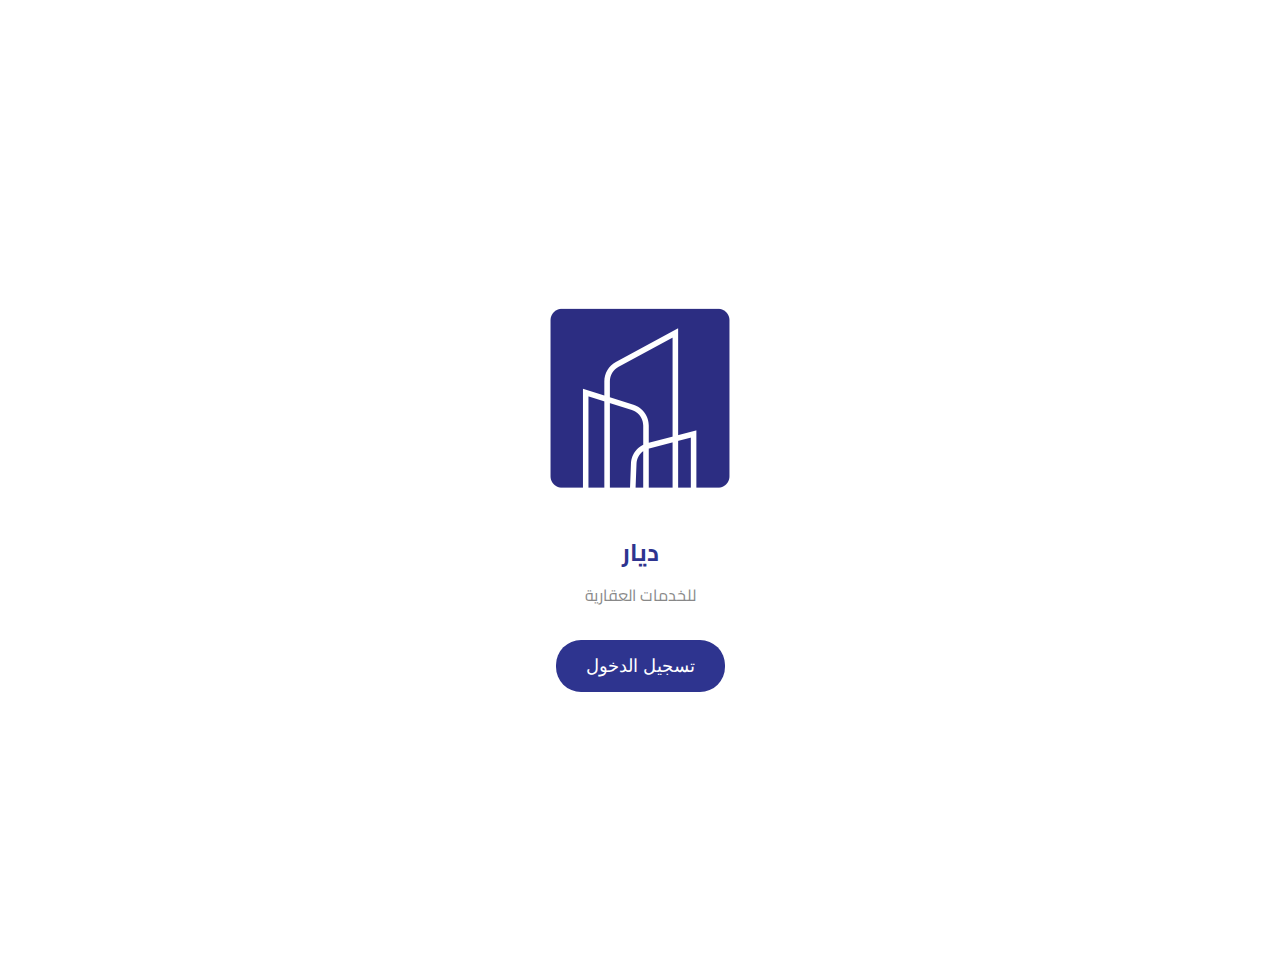
<file: index.html>
<!DOCTYPE html>
<html lang="ar" dir="rtl">
<head>
  <meta charset="UTF-8">
  <meta name="viewport" content="width=device-width, initial-scale=1.0">
  <link rel="stylesheet" href="style.css">
  <title>ديار للخدمات العقارية</title>
  
 
</head>
<body>

 
  <img src="logo.png" alt="شعار " class="logo">


  <div class="company-name">ديار</div>
  <div class="sub-title">للخدمات العقارية</div>

 
  <button class="btn" onclick="goToLogin()">تسجيل الدخول</button>

  <script>
    function goToLogin() {
      window.location.href = "login.html"; 
    }
  </script>

</body>
</html>
</file>
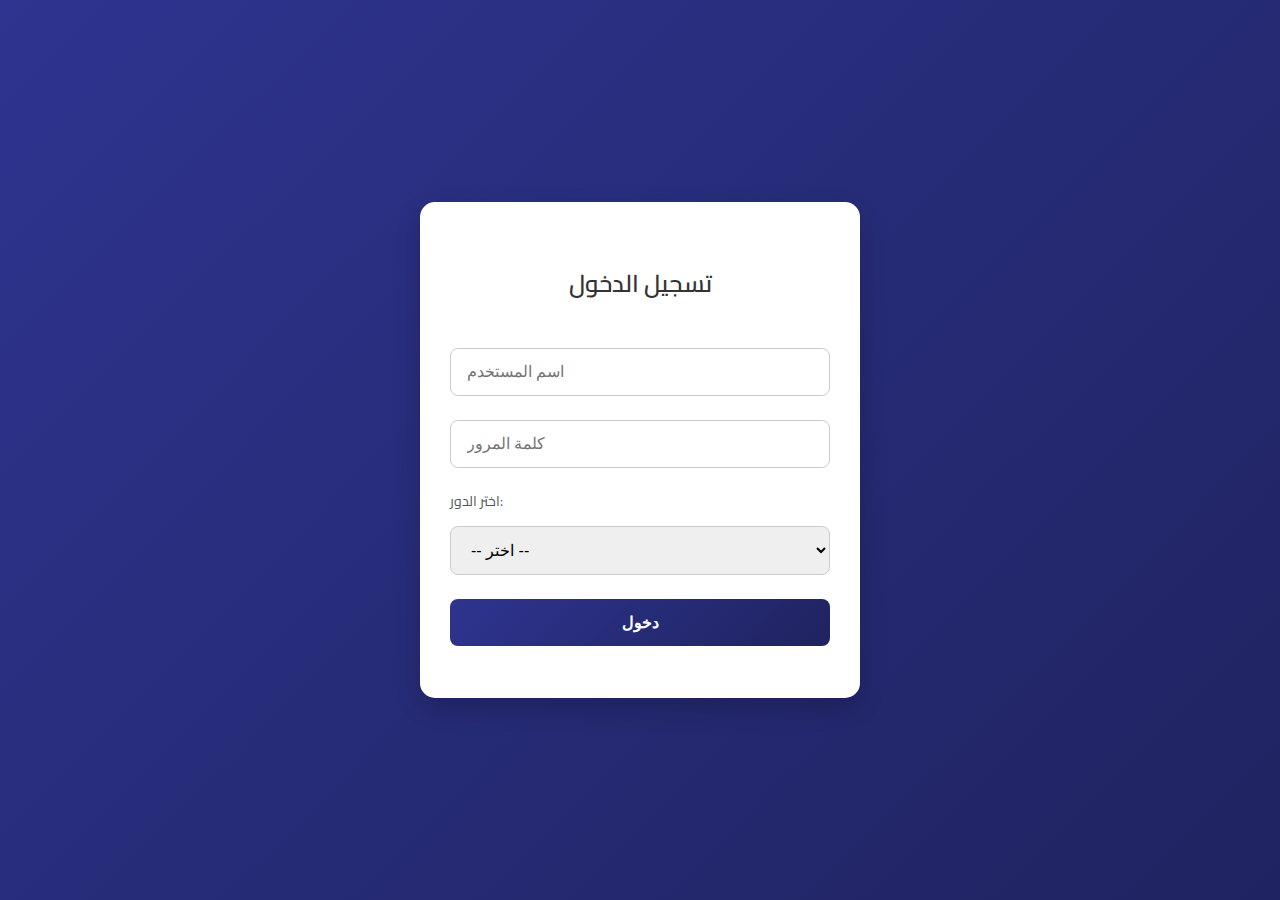
<file: login.html>
<!DOCTYPE html>
<html lang="ar">
<head>
  <meta charset="UTF-8">
  <meta name="viewport" content="width=device-width, initial-scale=1.0">
  <title>تسجيل الدخول</title>
  
  <link rel="stylesheet" href="login.css">
</head>
<body>

  <div class="login-container">
    <h2>تسجيل الدخول</h2>
    <form id="loginForm">
      <input type="text" id="username" placeholder="اسم المستخدم" required>
      <input type="password" id="password" placeholder="كلمة المرور" required>

      <div class="role">اختر الدور:</div>
      <select id="role" required>
        <option value="">-- اختر --</option>
        <option value="tenant">مستأجر</option>
        <option value="owner">مالك</option>
        <option value="payment">مسؤول مدفوعات</option>
        <option value="maintenance">صيانة وفنيين</option>
      </select>

      <button type="submit">دخول</button>
    </form>
  </div>

  
  <script src="login_script.js"></script>
</body>
</html>
</file>
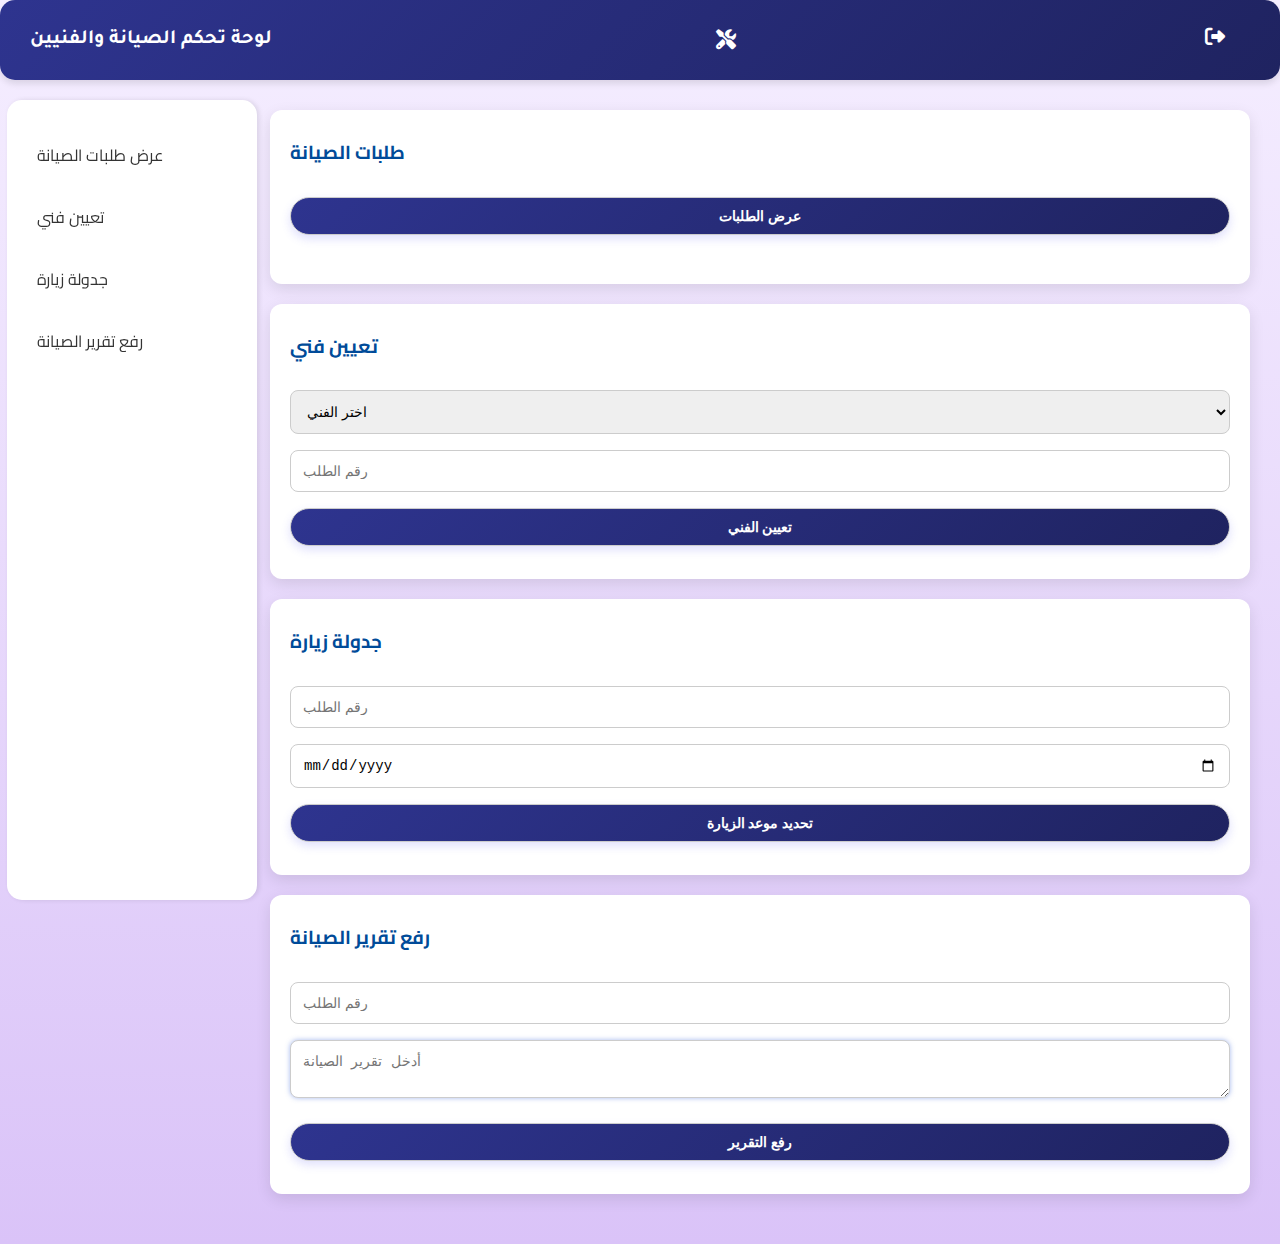
<file: maintenance_dashboard.html>
<!DOCTYPE html>
<html lang="ar">
<head>
  <meta charset="UTF-8">
  <meta name="viewport" content="width=device-width, initial-scale=1.0">
  <title>لوحة تحكم الصيانة والفنيين</title>
  <link rel="stylesheet" href="maintenance_style.css">
    <link rel="stylesheet" href="https://cdnjs.cloudflare.com/ajax/libs/font-awesome/6.4.0/css/all.min.css">
</head>
<body>

<div class="header">
  لوحة تحكم الصيانة والفنيين<i class="fas fa-tools"></i>
  <a href="index.html" onclick="logout()"> <i class="fas fa-sign-out-alt"></i></a>
</div>

<div class="sidebar">
  <a href="#view-requests">عرض طلبات الصيانة</a>
  <a href="#assign-technician">تعيين فني</a>
  <a href="#schedule-visit">جدولة زيارة</a>
  <a href="#upload-report">رفع تقرير الصيانة</a>
</div>

<div class="main-content">

  <div class="card" id="view-requests">
    <h3>طلبات الصيانة</h3>
    <button onclick="showRequests()">عرض الطلبات</button>
    <div id="requestsList"></div>
  </div>

  <div class="card" id="assign-technician">
    <h3>تعيين فني</h3>
    <select id="technicianSelect">
      <option value="">اختر الفني</option>
      <option value="فني 1">فني 1</option>
      <option value="فني 2">فني 2</option>
    </select>
    <input type="number" id="assignRequestId" placeholder="رقم الطلب">
    <button onclick="assignTechnician()">تعيين الفني</button>
  </div>

  <div class="card" id="schedule-visit">
    <h3>جدولة زيارة</h3>
    <input type="number" id="visitRequestId" placeholder="رقم الطلب">
    <input type="date" id="visitDate">
    <button onclick="scheduleVisit()">تحديد موعد الزيارة</button>
  </div>

  <div class="card" id="upload-report">
    <h3>رفع تقرير الصيانة</h3>
    <input type="number" id="reportRequestId" placeholder="رقم الطلب">
    <textarea id="reportText" placeholder="أدخل تقرير الصيانة"></textarea>
    <button onclick="uploadReport()">رفع التقرير</button>
    <div id="reportList"></div>
  </div>

</div>

<script src="maintenance_script.js"></script>
</body>
</html>
</file>
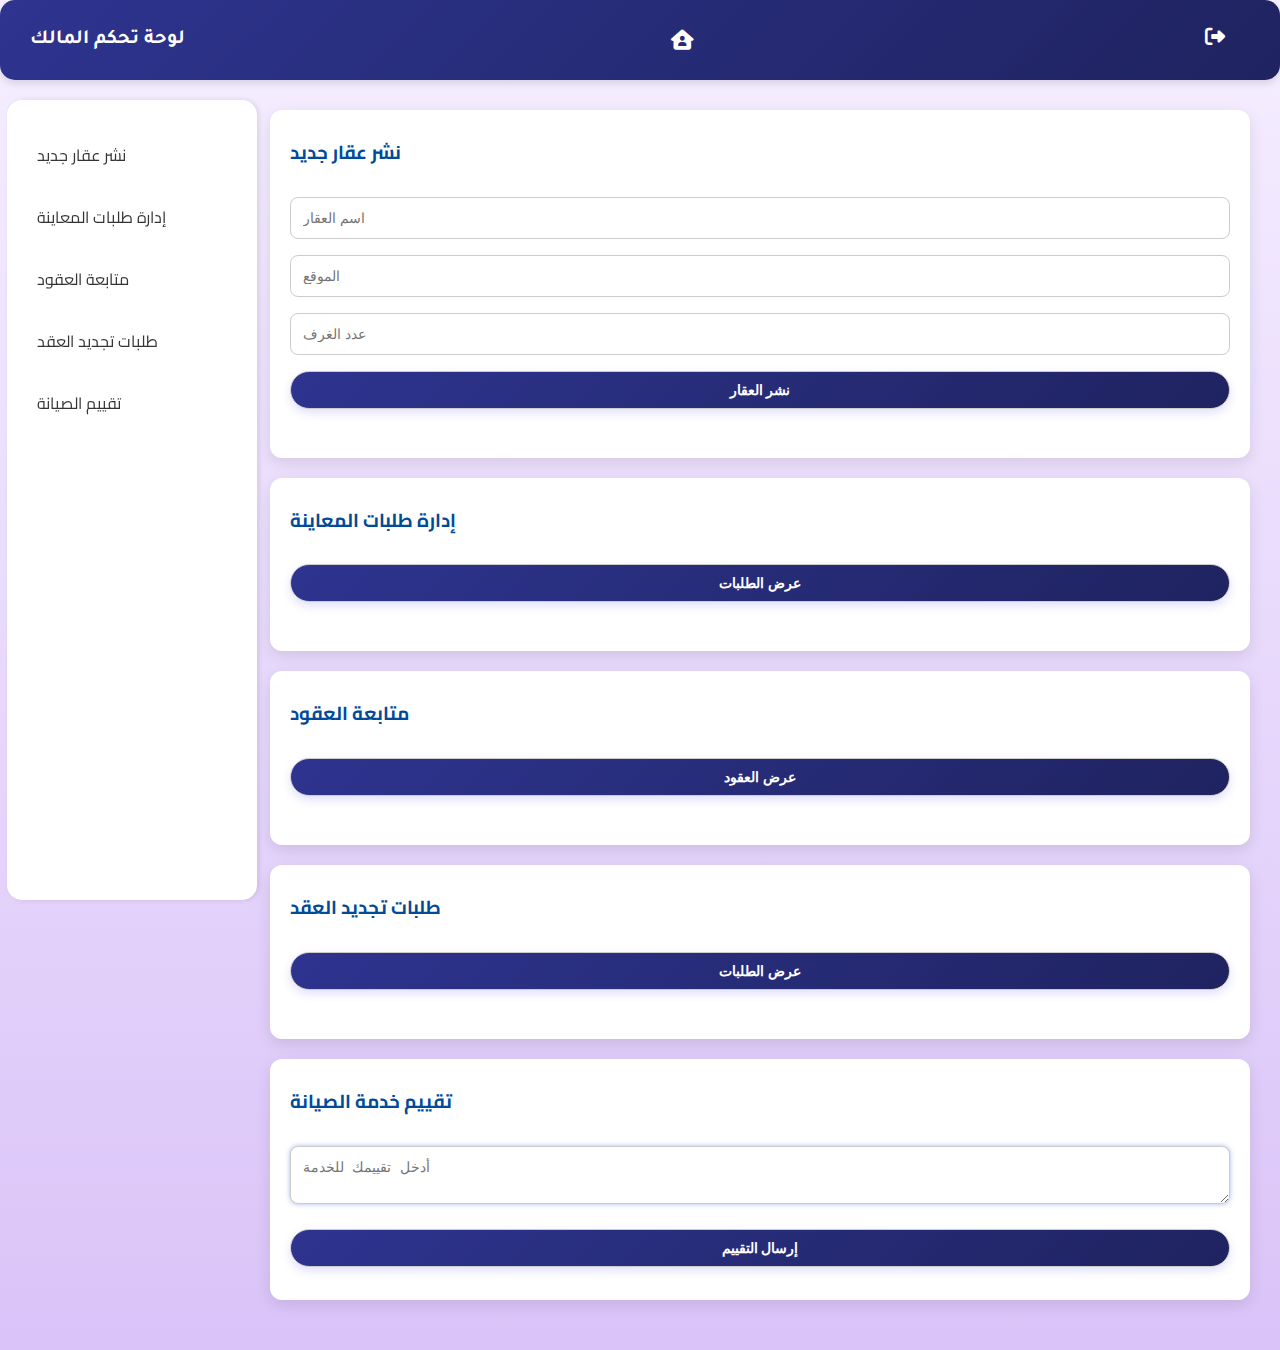
<file: owner_dashboard.html>
<!DOCTYPE html>
<html lang="ar">
<head>
  <meta charset="UTF-8">
  <meta name="viewport" content="width=device-width, initial-scale=1.0">
  <title>لوحة تحكم المالك</title>
  <link rel="stylesheet" href="owner_style.css">
  <link rel="stylesheet" href="https://cdnjs.cloudflare.com/ajax/libs/font-awesome/6.4.0/css/all.min.css">
</head>
<body>

  <div class="header">
    لوحة تحكم المالك<i class="fas fa-house-user"></i>
    <a href="index.html" onclick="logout()"> <i class="fas fa-sign-out-alt"></i></a>
  </div>

  <div class="sidebar">
    <a href="#add-property">نشر عقار جديد</a>
    <a href="#view-requests">إدارة طلبات المعاينة</a>
    <a href="#track-contracts">متابعة العقود</a>
    <a href="#renew-requests">طلبات تجديد العقد</a>
    <a href="#maintenance-eval">تقييم الصيانة</a>
  </div>

  <div class="main-content">

    <div class="card" id="add-property">
      <h3>نشر عقار جديد</h3>
      <input type="text" id="propertyName" placeholder="اسم العقار">
      <input type="text" id="propertyLocation" placeholder="الموقع">
      <input type="number" id="propertyRooms" placeholder="عدد الغرف">
      <button onclick="addProperty()">نشر العقار</button>
      <div id="propertyList"></div>
    </div>

    <div class="card" id="view-requests">
      <h3>إدارة طلبات المعاينة</h3>
      <button onclick="viewRequests()">عرض الطلبات</button>
      <div id="requestsList"></div>
    </div>

    <div class="card" id="track-contracts">
      <h3>متابعة العقود</h3>
      <button onclick="viewContracts()">عرض العقود</button>
      <div id="ownerContractsList"></div>
    </div>

    <div class="card" id="renew-requests">
      <h3>طلبات تجديد العقد</h3>
      <button onclick="viewRenewRequests()">عرض الطلبات</button>
      <div id="renewRequestsList"></div>
    </div>

    <div class="card" id="maintenance-eval">
      <h3>تقييم خدمة الصيانة</h3>
      <textarea id="maintenanceFeedback" placeholder="أدخل تقييمك للخدمة"></textarea>
      <button onclick="submitFeedback()">إرسال التقييم</button>
      <div id="feedbackList"></div>
    </div>

  </div>

  <script src="owner_script.js"></script>
</body>
</html>
</file>
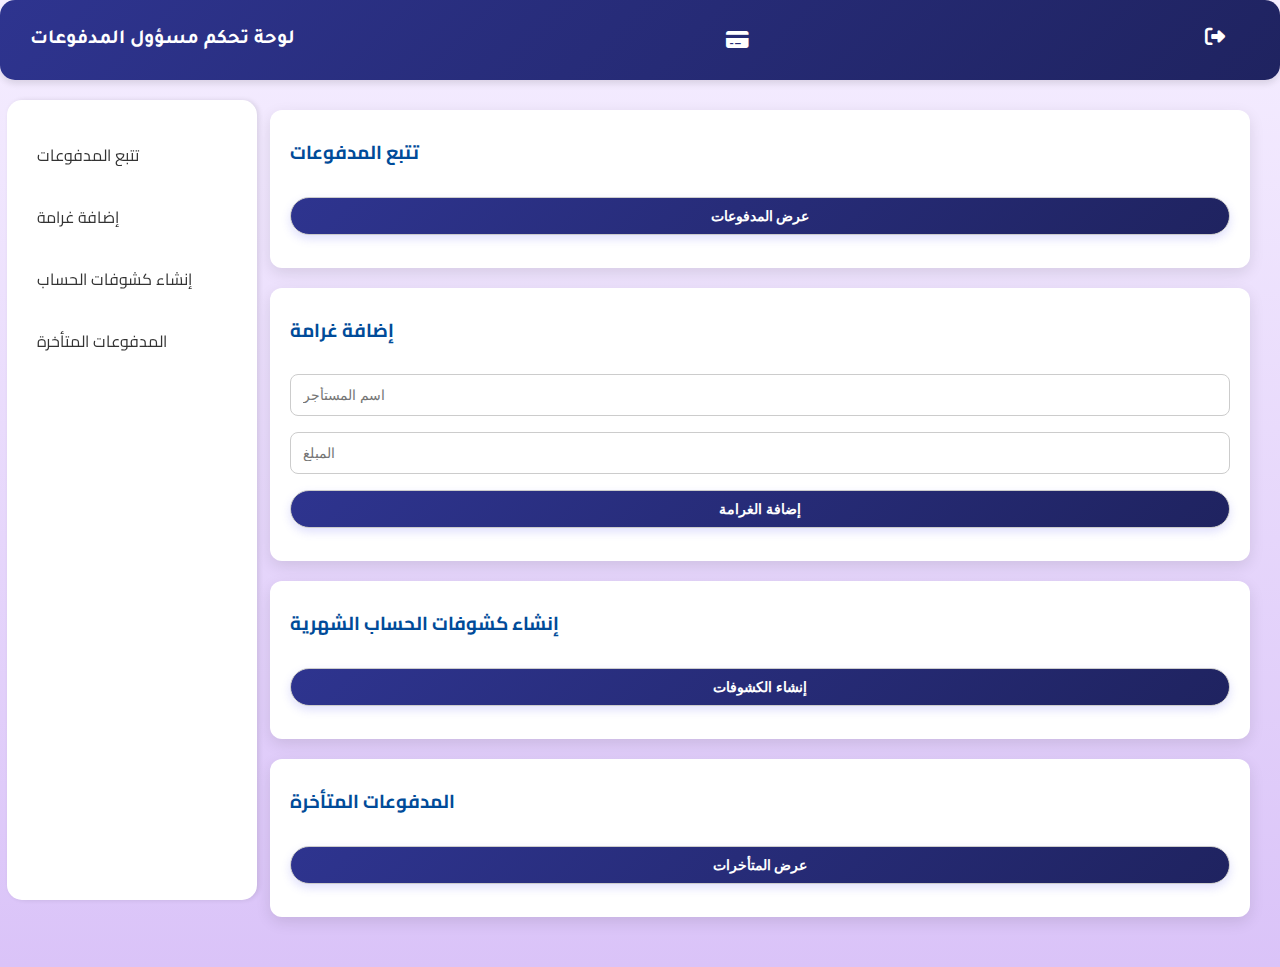
<file: payment_dashboard.html>
<!DOCTYPE html>
<html lang="ar">
<head>
  <meta charset="UTF-8">
  <meta name="viewport" content="width=device-width, initial-scale=1.0">
  <title>لوحة تحكم مسؤول المدفوعات</title>
  <link rel="stylesheet" href="payment_style.css">
    <link rel="stylesheet" href="https://cdnjs.cloudflare.com/ajax/libs/font-awesome/6.4.0/css/all.min.css">
</head>
<body>

  <div class="header">
    لوحة تحكم مسؤول المدفوعات<i class="fas fa-credit-card"></i>
    <a href="index.html" onclick="logout()"><i class="fas fa-sign-out-alt"></i> </a>
  </div>

  <div class="sidebar">
    <a href="#track-payments">تتبع المدفوعات</a>
    <a href="#add-fine">إضافة غرامة</a>
    <a href="#generate-invoices">إنشاء كشوفات الحساب</a>
    <a href="#overdue-payments">المدفوعات المتأخرة</a>
  </div>

  <div class="main-content">

    <div class="card" id="track-payments">
      <h3>تتبع المدفوعات</h3>
      <button onclick="showPayments()">عرض المدفوعات</button>
      <div id="paymentsList"></div>
    </div>

    <div class="card" id="add-fine">
      <h3>إضافة غرامة</h3>
      <input type="text" id="fineTenant" placeholder="اسم المستأجر">
      <input type="number" id="fineAmount" placeholder="المبلغ">
      <button onclick="addFine()">إضافة الغرامة</button>
    </div>

    <div class="card" id="generate-invoices">
      <h3>إنشاء كشوفات الحساب الشهرية</h3>
      <button onclick="generateInvoices()">إنشاء الكشوفات</button>
      <div id="invoiceList"></div>
    </div>

    <div class="card" id="overdue-payments">
      <h3>المدفوعات المتأخرة</h3>
      <button onclick="showOverduePayments()">عرض المتأخرات</button>
      <div id="overdueList"></div>
    </div>

  </div>

  <script src="payment_script.js"></script>

</body>
</html>
</file>
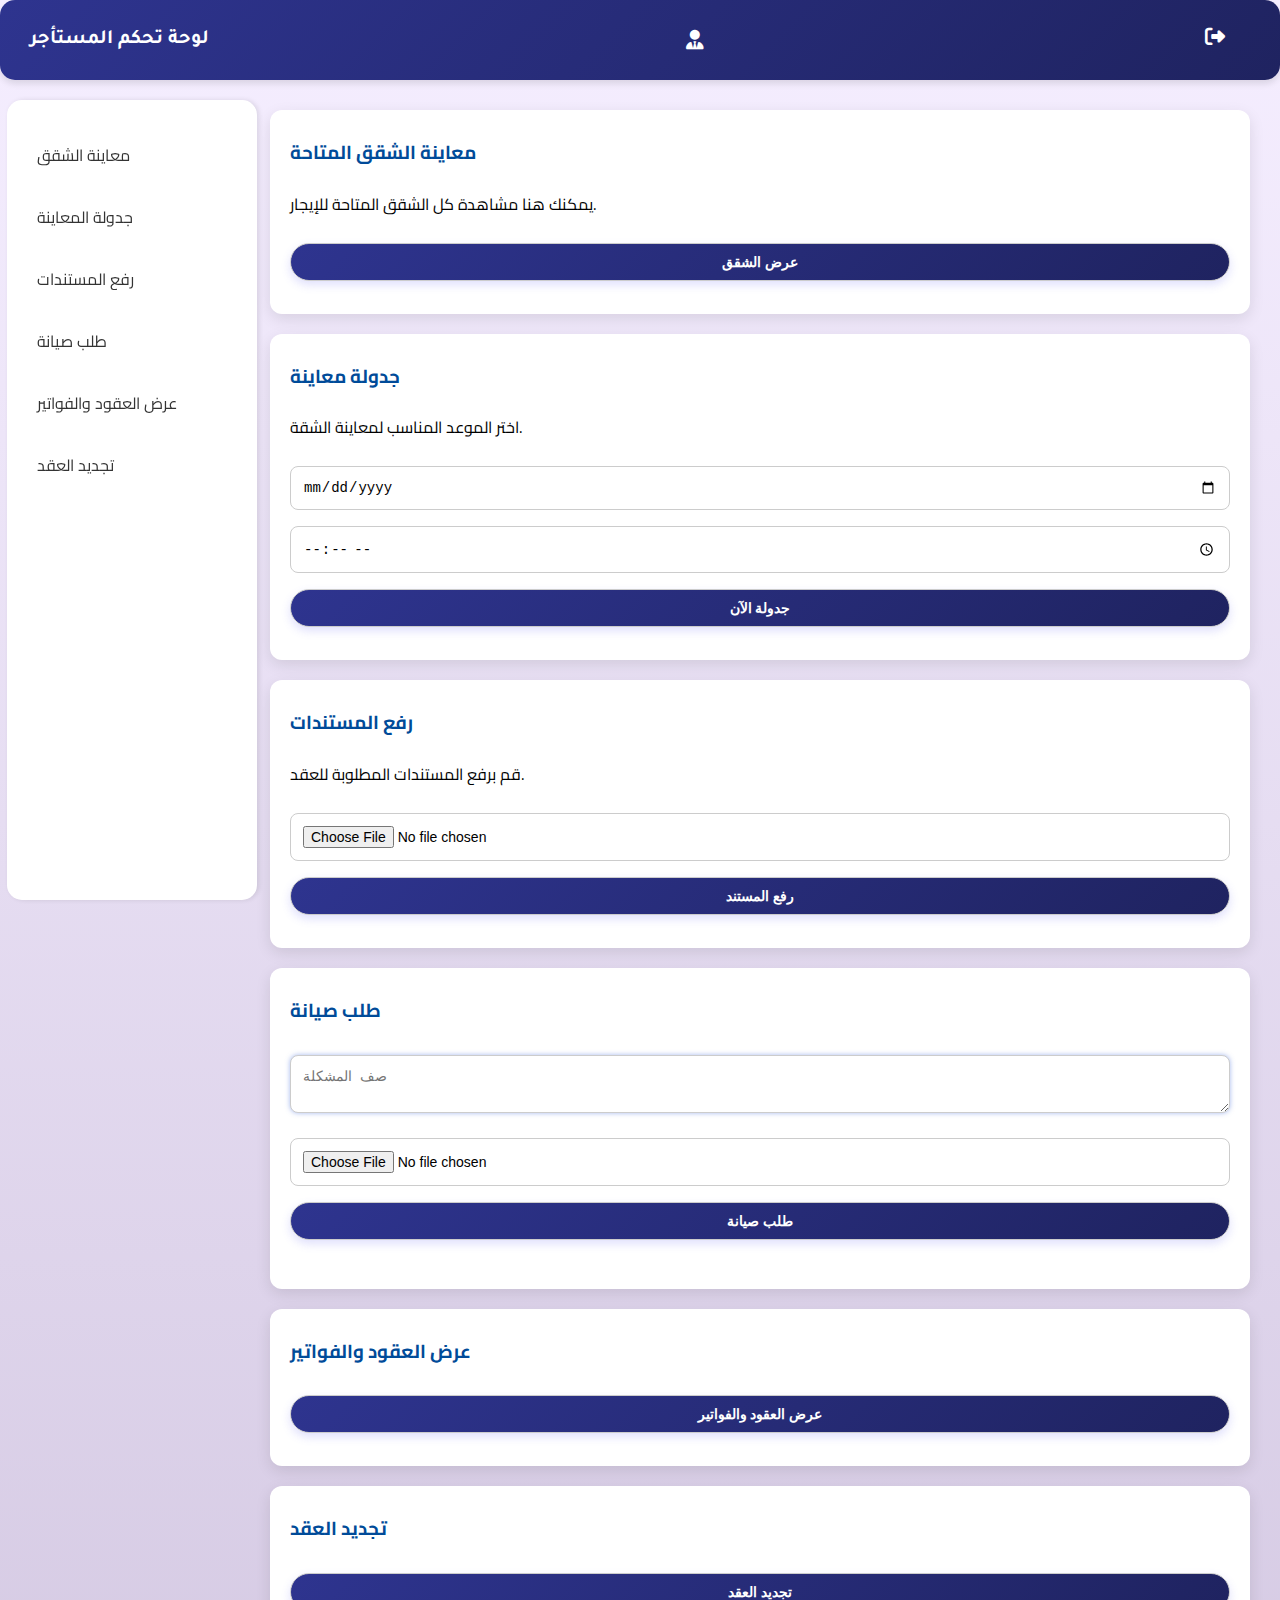
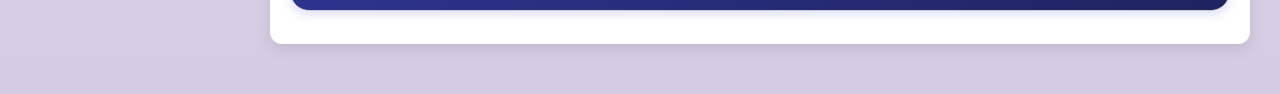
<file: tenant_dashboard.html>
<!DOCTYPE html>
<html lang="ar">
<head>
  <meta charset="UTF-8">
  <meta name="viewport" content="width=device-width, initial-scale=1.0">
  <title>لوحة تحكم المستأجر</title>
  <link rel="stylesheet" href="tenant_style.css">
  <link rel="stylesheet" href="https://cdnjs.cloudflare.com/ajax/libs/font-awesome/6.4.0/css/all.min.css">
</head>
<body>

  <div class="header">
    لوحة تحكم المستأجر<i class="fas fa-user-tie"></i></i>
    <a href="index.html" onclick="logout()"> <i class="fas fa-sign-out-alt"></i> </a>
  </div>

  <div class="sidebar">
    <a href="#view-properties">معاينة الشقق</a>
    <a href="#schedule">جدولة المعاينة</a>
    <a href="#upload-docs">رفع المستندات</a>
    <a href="#maintenance">طلب صيانة</a>
    <a href="#contracts">عرض العقود والفواتير</a>
    <a href="#renew">تجديد العقد</a>
  </div>

  <div class="main-content">

    <div class="card" id="view-properties">
      <h3>معاينة الشقق المتاحة</h3>
      <p>يمكنك هنا مشاهدة كل الشقق المتاحة للإيجار.</p>
      <button onclick="showProperties()">عرض الشقق</button>
      <div id="propertiesList"></div>
    </div>

    <div class="card" id="schedule">
      <h3>جدولة معاينة</h3>
      <p>اختر الموعد المناسب لمعاينة الشقة.</p>
      <input type="date" id="visitDate">
      <input type="time" id="visitTime">
      <button onclick="scheduleVisit()">جدولة الآن</button>
    </div>

    <div class="card" id="upload-docs">
      <h3>رفع المستندات</h3>
      <p>قم برفع المستندات المطلوبة للعقد.</p>
      <input type="file" id="uploadDocs">
      <button onclick="uploadDocument()">رفع المستند</button>
    </div>

    <div class="card" id="maintenance">
      <h3>طلب صيانة</h3>
      <textarea id="issue" placeholder="صف المشكلة"></textarea>
      <input type="file" id="issueFile">
      <button onclick="sendMaintenanceRequest()">طلب صيانة</button>
      <div id="maintenanceList"></div>
    </div>

    <div class="card" id="contracts">
      <h3>عرض العقود والفواتير</h3>
      <button onclick="showContracts()">عرض العقود والفواتير</button>
      <div id="contractsList"></div>
    </div>

    <div class="card" id="renew">
      <h3>تجديد العقد</h3>
      <button onclick="renewContract()">تجديد العقد</button>
    </div>

  </div>

  <script src="tenant_script.js"></script>
</body>
</html>
</file>
<file: style.css>
@import url('https://fonts.googleapis.com/css2?family=Cairo:wght@400;600;700&family=Tajawal:wght@400;500;700&family=Almarai:wght@400;700&display=swap');

    body {
      background-color: #fff;
      display: flex;
      justify-content: center;
      align-items: center;
      flex-direction: column;
      min-height: 100vh;
      text-align: center;
      padding: 20px;
       font-family:'Cairo', 'Tajawal', 'Almarai', sans-serif;

    }

    .logo {
      max-width: 250px;
      width: 70%;
      margin-bottom: 15px;
    }

    .company-name {
      font-size: 24px;
      font-weight: bold;
      color: #2e348f; 
      margin-bottom: 5px;
    }

    .sub-title {
      font-size: 16px;
      color: #888;
      margin-bottom: 30px;
    }

    .btn {
      background-color: #2e348f; 
      color: #fff;
      border: none;
      padding: 15px 30px;
      font-size: 18px;
      border-radius: 10px;
      cursor: pointer;
      transition: 0.3s;
      border-radius: 25px;
    }

    .btn:hover {
      background-color: #1f2360;
      transform: translateY(-3px);
    }

    @media (max-width: 768px) {
      .company-name {
        font-size: 20px;
      }
      .sub-title {
        font-size: 14px;
      }
      .btn {
        padding: 12px 24px;
        font-size: 16px;
      }
    }

    @media (max-width: 480px) {
      .company-name {
        font-size: 18px;
      }
      .sub-title {
        font-size: 13px;
      }
      .btn {
        padding: 10px 20px;
        font-size: 14px;
      }
    }
</file>
<file: login.css>
@import url('https://fonts.googleapis.com/css2?family=Cairo:wght@400;600;700&family=Tajawal:wght@400;500;700&family=Almarai:wght@400;700&display=swap');
body {
  font-family:'Cairo', 'Tajawal', 'Almarai', sans-serif;
 background: linear-gradient(135deg, #2e348f, #1f2360);

  display: flex;
  justify-content: center;
  align-items: center;
  height: 100vh;
  margin: 0;
}


.login-container {
  background: #ffffff;
  padding: 40px 30px;
  border-radius: 15px;
  box-shadow: 0px 10px 25px rgba(0,0,0,0.2);
  width: 380px;
  max-width: 90%;
  text-align: center;
  
}

h2 {
  margin-bottom: 30px;
  color: #333;
  font-weight: 600;
  font-size: 24px;
}

input, select, button {
  width: 100%;
  padding: 14px 16px;
  margin: 12px 0;
  border-radius: 8px;
  border: 1px solid #ccc;
  font-size: 16px;
  box-sizing: border-box;
}

input:focus, select:focus {
  border-color: linear-gradient(135deg, #6366f1 0%, #8b5cf6 100%);
  outline: none;
  box-shadow: 0 0 5px rgba(78, 115, 223, 0.5);
}

button {
 background: linear-gradient(135deg, #2e348f, #1f2360);
  color: white;
  font-weight: 600;
  cursor: pointer;
  border: none;
  transition: 0.3s;
}

button:hover {
  background:#0066CC;
}

.role {
  text-align: left;
  font-size: 14px;
  margin-top: 8px;
  color: #555;
}

.i{
  width: 150px;
  height: 150px;
}
/* Media Queries */
@media (max-width: 768px) {
  .login-container {
    width: 400px;
    padding: 35px 25px;
  }
}

@media (max-width: 480px) {
  .login-container {
    width: 95%;
    padding: 30px 20px;
  }

  input, select, button {
    font-size: 15px;
    padding: 12px 14px;
  }
}
</file>
<file: maintenance_style.css>
@import url('https://fonts.googleapis.com/css2?family=Cairo:wght@400;600;700&family=Tajawal:wght@400;500;700&family=Almarai:wght@400;700&display=swap');
body {
  font-family:'Cairo', 'Tajawal', 'Almarai', sans-serif;
  margin: 0;
  background: linear-gradient(#F5EEFF, #DAC3F8);

}

.header {
 background: linear-gradient(135deg, #2e348f, #1f2360);
  color: white;
  padding: 15px 30px;
  display: flex;
  justify-content: space-between;
  align-items: center;
  font-size: 20px;
  font-weight: 600;
  border-radius: 15px;
  box-shadow: 0 4px 6px rgba(0,0,0,0.1);
  font-family: 'Tajawal', sans-serif;
  
}

.header a {
  color: #fff; 
  border: none;
  padding: 12px 25px;
  border-radius: 15px;
  cursor: pointer;
  transition: all 0.3s ease;
 
 
  
}
.header a:hover {
  background-color: #d62828;
  color:#ccc; 
  transform: scale(1.05); 
  box-shadow: 0 6px 10px rgba(0,0,0,0.15);



}

.sidebar {
  width: 210px;
  background: #fff;
  position: fixed;
  top: 100px;
  bottom: 0;
  padding: 20px;
  box-shadow: 2px 0 5px rgba(0,0,0,0.1);
  border-radius: 15px;
  margin-left: 7px;
}

.sidebar a {
display: block;
  padding: 12px 10px;
  margin: 8px 0;
  color: #333;
  text-decoration: none;
  border-radius: 30px;
  transition: 0.3s;
  text-align: start;
}

.sidebar a:hover {
 background: linear-gradient(135deg, #2e348f, #1f2360);
  box-shadow: 0 4px 10px rgba(99, 102, 241, 0.2);
  transform: translateY(-3px);
  color: white;
  text-align: center;

}

.main-content {
  margin-left: 240px;
  padding: 30px;
}

.card {
  background: white;
  padding: 25px 20px;
  margin-bottom: 20px;
  border-radius: 12px;
  box-shadow: 0px 5px 15px rgba(0,0,0,0.1);
}

.card h3 {
  margin-top: 0;
  color: #004B99;
}

input, select, textarea, button {
  width: 100%;
  padding: 12px;
  margin: 8px 0;
  border-radius: 8px;
  border: 1px solid #ccc;
  box-sizing: border-box;
  font-size: 14px;

}
input:focus , select:focus , textarea{
  border-color:  linear-gradient(135deg, #0066CC 0%, #004B99 100%);
  outline: none;
  box-shadow: 0 0 5px rgba(78, 115, 223, 0.5);
}

button {
 color: #fff;
  padding: 10px 20px;
  border-radius: 30px;
  font-size: 14px;
  font-weight: 600;
  text-decoration: none;
background: linear-gradient(135deg, #2e348f, #1f2360);
  box-shadow: 0 4px 10px rgba(99, 102, 241, 0.2);
  transition: all 0.3s ease;
  cursor: pointer;
}

button:hover {
 transform: translateY(-3px);
  box-shadow: 0 8px 15px rgba(99, 102, 241, 0.3);
}

/* Responsive */
@media (max-width: 768px) {
  .sidebar { width: 180px; padding: 15px; }
  .main-content { margin-left: 200px; padding: 20px; }
}

@media (max-width: 480px) {
  .sidebar { position: relative; width: 100%; display: flex; flex-wrap: wrap; justify-content: space-around; top: 0; padding: 10px 0; }
  .sidebar a { margin: 0; padding: 10px; font-size: 12px; }
  .main-content { margin-left: 0; padding: 15px; }
}
</file>
<file: owner_style.css>
@import url('https://fonts.googleapis.com/css2?family=Cairo:wght@400;600;700&family=Tajawal:wght@400;500;700&family=Almarai:wght@400;700&display=swap');
body {
  font-family:'Cairo', 'Tajawal', 'Almarai', sans-serif;
  margin: 0;
  background: linear-gradient(#F5EEFF, #DAC3F8);

}

.header {
 background: linear-gradient(135deg, #2e348f, #1f2360);
  color: white;
  padding: 15px 30px;
  display: flex;
  justify-content: space-between;
  align-items: center;
  font-size: 20px;
  font-weight: 600;
  border-radius: 15px;
  box-shadow: 0 4px 6px rgba(0,0,0,0.1);
  font-family: 'Tajawal', sans-serif;
  
}

.header a {
  color: #fff; 
  border: none;
  padding: 12px 25px;
  border-radius: 15px;
  cursor: pointer;
  transition: all 0.3s ease;
 
 
  
}
.header a:hover {
  background-color: #d62828;
  color:#ccc; 
  transform: scale(1.05); 
  box-shadow: 0 6px 10px rgba(0,0,0,0.15);



}

.sidebar {
  width: 210px;
  background: #fff;
  position: fixed;
  top: 100px;
  bottom: 0;
  padding: 20px;
  box-shadow: 2px 0 5px rgba(0,0,0,0.1);
  border-radius: 15px;
  margin-left: 7px;
}

.sidebar a {
display: block;
  padding: 12px 10px;
  margin: 8px 0;
  color: #333;
  text-decoration: none;
  border-radius: 30px;
  transition: 0.3s;
  text-align: start;
}

.sidebar a:hover {
 background: linear-gradient(135deg, #2e348f, #1f2360);
  box-shadow: 0 4px 10px rgba(99, 102, 241, 0.2);
  transform: translateY(-3px);
  color: white;
  text-align: center;

}

.main-content {
  margin-left: 240px;
  padding: 30px;
}

.card {
  background: white;
  padding: 25px 20px;
  margin-bottom: 20px;
  border-radius: 12px;
  box-shadow: 0px 5px 15px rgba(0,0,0,0.1);
}

.card h3 {
  margin-top: 0;
  color: #004B99;
}

input, select, textarea, button {
  width: 100%;
  padding: 12px;
  margin: 8px 0;
  border-radius: 8px;
  border: 1px solid #ccc;
  box-sizing: border-box;
  font-size: 14px;

}
input:focus , select:focus , textarea{
  border-color:  linear-gradient(135deg, #0066CC 0%, #004B99 100%);
  outline: none;
  box-shadow: 0 0 5px rgba(78, 115, 223, 0.5);
}

button {
 color: #fff;
  padding: 10px 20px;
  border-radius: 30px;
  font-size: 14px;
  font-weight: 600;
  text-decoration: none;
background: linear-gradient(135deg, #2e348f, #1f2360);
  box-shadow: 0 4px 10px rgba(99, 102, 241, 0.2);
  transition: all 0.3s ease;
  cursor: pointer;
}

button:hover {
 transform: translateY(-3px);
  box-shadow: 0 8px 15px rgba(99, 102, 241, 0.3);
}

/* Responsive */
@media (max-width: 768px) {
  .sidebar { width: 180px; padding: 15px; }
  .main-content { margin-left: 200px; padding: 20px; }
}

@media (max-width: 480px) {
  .sidebar { position: relative; width: 100%; display: flex; flex-wrap: wrap; justify-content: space-around; top: 0; padding: 10px 0; }
  .sidebar a { margin: 0; padding: 10px; font-size: 12px; }
  .main-content { margin-left: 0; padding: 15px; }
}
</file>
<file: payment_style.css>
@import url('https://fonts.googleapis.com/css2?family=Cairo:wght@400;600;700&family=Tajawal:wght@400;500;700&family=Almarai:wght@400;700&display=swap');
body {
  font-family:'Cairo', 'Tajawal', 'Almarai', sans-serif;
  margin: 0;
  background: linear-gradient(#F5EEFF, #DAC3F8);

}

.header {
 background: linear-gradient(135deg, #2e348f, #1f2360);
  color: white;
  padding: 15px 30px;
  display: flex;
  justify-content: space-between;
  align-items: center;
  font-size: 20px;
  font-weight: 600;
  border-radius: 15px;
  box-shadow: 0 4px 6px rgba(0,0,0,0.1);
  font-family: 'Tajawal', sans-serif;
  
}

.header a {
  color: #fff; 
  border: none;
  padding: 12px 25px;
  border-radius: 15px;
  cursor: pointer;
  transition: all 0.3s ease;
 
 
  
}
.header a:hover {
  background-color: #d62828;
  color:#ccc; 
  transform: scale(1.05); 
  box-shadow: 0 6px 10px rgba(0,0,0,0.15);



}

.sidebar {
  width: 210px;
  background: #fff;
  position: fixed;
  top: 100px;
  bottom: 0;
  padding: 20px;
  box-shadow: 2px 0 5px rgba(0,0,0,0.1);
  border-radius: 15px;
  margin-left: 7px;
}

.sidebar a {
display: block;
  padding: 12px 10px;
  margin: 8px 0;
  color: #333;
  text-decoration: none;
  border-radius: 30px;
  transition: 0.3s;
  text-align: start;
}

.sidebar a:hover {
 background: linear-gradient(135deg, #2e348f, #1f2360);
  box-shadow: 0 4px 10px rgba(99, 102, 241, 0.2);
  transform: translateY(-3px);
  color: white;
  text-align: center;

}

.main-content {
  margin-left: 240px;
  padding: 30px;
}

.card {
  background: white;
  padding: 25px 20px;
  margin-bottom: 20px;
  border-radius: 12px;
  box-shadow: 0px 5px 15px rgba(0,0,0,0.1);
}

.card h3 {
  margin-top: 0;
  color: #004B99;
}

input, select, textarea, button {
  width: 100%;
  padding: 12px;
  margin: 8px 0;
  border-radius: 8px;
  border: 1px solid #ccc;
  box-sizing: border-box;
  font-size: 14px;

}
input:focus , select:focus , textarea{
  border-color:  linear-gradient(135deg, #0066CC 0%, #004B99 100%);
  outline: none;
  box-shadow: 0 0 5px rgba(78, 115, 223, 0.5);
}

button {
 color: #fff;
  padding: 10px 20px;
  border-radius: 30px;
  font-size: 14px;
  font-weight: 600;
  text-decoration: none;
background: linear-gradient(135deg, #2e348f, #1f2360);
  box-shadow: 0 4px 10px rgba(99, 102, 241, 0.2);
  transition: all 0.3s ease;
  cursor: pointer;
}

button:hover {
 transform: translateY(-3px);
  box-shadow: 0 8px 15px rgba(99, 102, 241, 0.3);
}

/* Responsive */
@media (max-width: 768px) {
  .sidebar { width: 180px; padding: 15px; }
  .main-content { margin-left: 200px; padding: 20px; }
}

@media (max-width: 480px) {
  .sidebar { position: relative; width: 100%; display: flex; flex-wrap: wrap; justify-content: space-around; top: 0; padding: 10px 0; }
  .sidebar a { margin: 0; padding: 10px; font-size: 12px; }
  .main-content { margin-left: 0; padding: 15px; }
}
</file>
<file: tenant_style.css>
@import url('https://fonts.googleapis.com/css2?family=Cairo:wght@400;600;700&family=Tajawal:wght@400;500;700&family=Almarai:wght@400;700&display=swap');
body {
  font-family:'Cairo', 'Tajawal', 'Almarai', sans-serif;
  margin: 0;
  background: linear-gradient(#F5EEFF, #d6cbe4);

}

.header {
  background: linear-gradient(135deg, #2e348f, #1f2360);
  color: white;
  padding: 15px 30px;
  display: flex;
  justify-content: space-between;
  align-items: center;
  font-size: 20px;
  font-weight: 600;
  border-radius: 15px;
  box-shadow: 0 4px 6px rgba(0,0,0,0.1);
  font-family: 'Tajawal', sans-serif;
  
}

.header a {
  color: #fff; 
  border: none;
  padding: 12px 25px;
  border-radius: 15px;
  cursor: pointer;
  transition: all 0.3s ease;
 
 
  
}
.header a:hover {
  background-color: #d62828;
  color:#ccc; 
  transform: scale(1.05); 
  box-shadow: 0 6px 10px rgba(0,0,0,0.15);



}

.sidebar {
  width: 210px;
  background: #fff;
  position: fixed;
  top: 100px;
  bottom: 0;
  padding: 20px;
  box-shadow: 2px 0 5px rgba(0,0,0,0.1);
  border-radius: 15px;
  margin-left: 7px;
}

.sidebar a {
display: block;
  padding: 12px 10px;
  margin: 8px 0;
  color: #333;
  text-decoration: none;
  border-radius: 30px;
  transition: 0.3s;
  text-align: start;
}

.sidebar a:hover {
  background: linear-gradient(135deg, #2e348f, #1f2360);
  box-shadow: 0 4px 10px rgba(99, 102, 241, 0.2);
  transform: translateY(-3px);
  color: white;
  text-align: center;

}

.main-content {
  margin-left: 240px;
  padding: 30px;
}

.card {
  background: white;
  padding: 25px 20px;
  margin-bottom: 20px;
  border-radius: 12px;
  box-shadow: 0px 5px 15px rgba(0,0,0,0.1);
}

.card h3 {
  margin-top: 0;
  color: #004B99;
}

input, select, textarea, button {
  width: 100%;
  padding: 12px;
  margin: 8px 0;
  border-radius: 8px;
  border: 1px solid #ccc;
  box-sizing: border-box;
  font-size: 14px;

}
input:focus , select:focus , textarea{
  border-color:  linear-gradient(135deg, #0066CC 0%, #004B99 100%);
  outline: none;
  box-shadow: 0 0 5px rgba(78, 115, 223, 0.5);
}

button {
 color: #fff;
  padding: 10px 20px;
  border-radius: 30px;
  font-size: 14px;
  font-weight: 600;
  text-decoration: none;
  background: linear-gradient(135deg, #2e348f, #1f2360);
  box-shadow: 0 4px 10px rgba(99, 102, 241, 0.2);
  transition: all 0.3s ease;
  cursor: pointer;
}

button:hover {
 transform: translateY(-3px);
  box-shadow: 0 8px 15px rgba(99, 102, 241, 0.3);
}

/* Responsive */
@media (max-width: 768px) {
  .sidebar { width: 180px; padding: 15px; }
  .main-content { margin-left: 200px; padding: 20px; }
}

@media (max-width: 480px) {
  .sidebar { position: relative; width: 100%; display: flex; flex-wrap: wrap; justify-content: space-around; top: 0; padding: 10px 0; }
  .sidebar a { margin: 0; padding: 10px; font-size: 12px; }
  .main-content { margin-left: 0; padding: 15px; }
}
</file>
